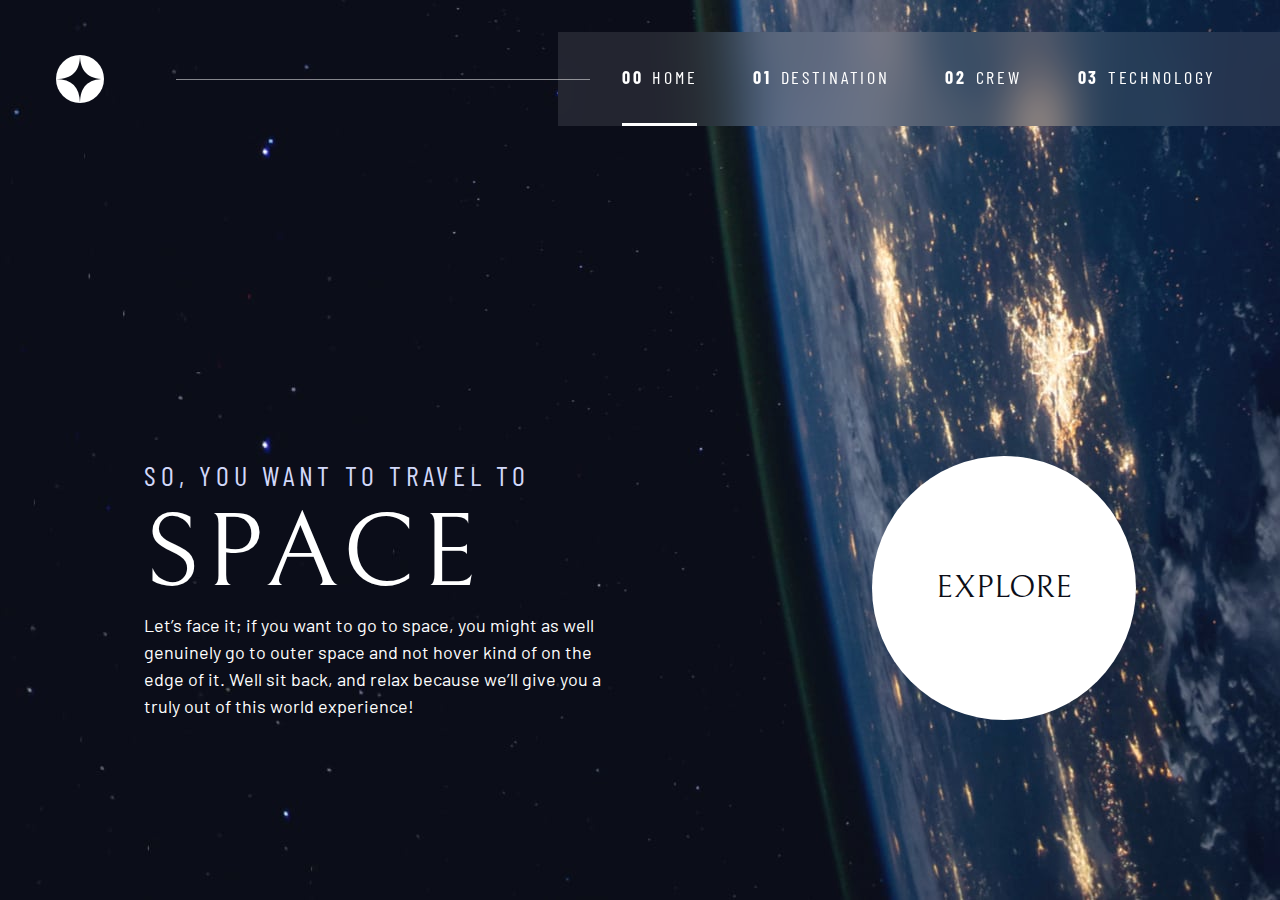
<file: index.html>
<!DOCTYPE html>
<html lang="en">
  <head>
    <meta charset="UTF-8" />
    <meta name="viewport" content="width=device-width, initial-scale=1.0" />

    <link
      rel="icon"
      type="image/png"
      sizes="32x32"
      href="./assets/favicon-32x32.png"
    />
    <!-- Google fonts -->
    <link rel="preconnect" href="https://fonts.googleapis.com" />
    <link rel="preconnect" href="https://fonts.gstatic.com" crossorigin />
    <link
      href="https://fonts.googleapis.com/css2?family=Barlow+Condensed:wght@400;700&family=Bellefair&family=Barlow:wght@400;700&display=swap"
      rel="stylesheet"
    />
    <link rel="stylesheet" href="index.css" />
    <title>Frontend Mentor | Space tourism website</title>
    <script src="index.js" defer></script>
  </head>

  <body class="home">
    <header class="primary-header flex">
      <div>
        <img class="logo" src="./assets/shared/logo.svg" alt="logo" />
      </div>
      <button class="mobile-nav-toggle" aria-controls="primary-navigation">
        <span class="sr-only" aria-expanded="false">Menu</span>
      </button>
      <nav>
        <ul
          id="primary-navigation"
          data-visible="false"
          class="primary-navigation underline-indicators flex ff-sans-cond"
        >
          <li class="active">
            <a class="uppercase letter-spacing-2 text-white" href="#"
              ><span>00</span>Home</a
            >
          </li>
          <li>
            <a class="uppercase letter-spacing-2 text-white" href="#">
              <span>01</span>Destination
            </a>
          </li>
          <li>
            <a class="uppercase letter-spacing-2 text-white" href="#">
              <span>02</span>Crew
            </a>
          </li>
          <li>
            <a class="uppercase letter-spacing-2 text-white" href="#">
              <span>03</span>Technology
            </a>
          </li>
        </ul>
      </nav>
    </header>
    <div class="grid-container grid-container--home">
      <div>
        <h1 class="text-accent letter-spacing-1 fs-500 ff-sans-cond uppercase">
          So, you want to travel to
          <span class="fs-900 text-white ff-serif d-block">Space</span>
        </h1>
        <p>
          Let’s face it; if you want to go to space, you might as well genuinely
          go to outer space and not hover kind of on the edge of it. Well sit
          back, and relax because we’ll give you a truly out of this world
          experience!
        </p>
      </div>
      <div>
        <a href="#" class="large-button uppercase ff-serif text-dark bg-white"
          >Explore</a
        >
      </div>
    </div>
  </body>
</html>
</file>
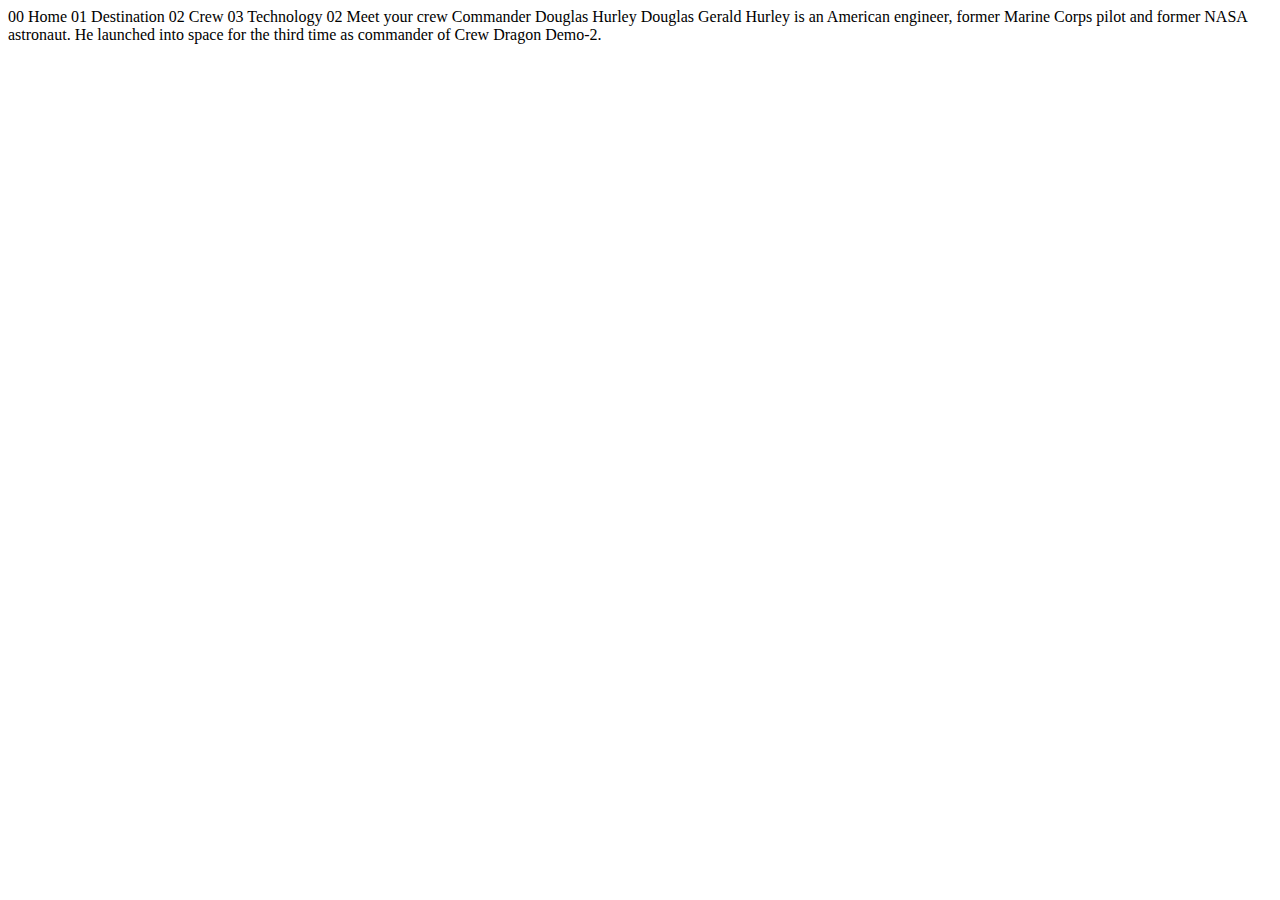
<file: crew-commander.html>
<!DOCTYPE html>
<html lang="en">
<head>
  <meta charset="UTF-8">
  <meta name="viewport" content="width=device-width, initial-scale=1.0">

  <link rel="icon" type="image/png" sizes="32x32" href="./assets/favicon-32x32.png">
  
  <title>Frontend Mentor | Space tourism website</title>
</head>
<body>

  00 Home
  01 Destination
  02 Crew
  03 Technology

  02 Meet your crew

  Commander
  Douglas Hurley

  Douglas Gerald Hurley is an American engineer, former Marine Corps pilot 
  and former NASA astronaut. He launched into space for the third time as 
  commander of Crew Dragon Demo-2.
</body>
</html>
</file>
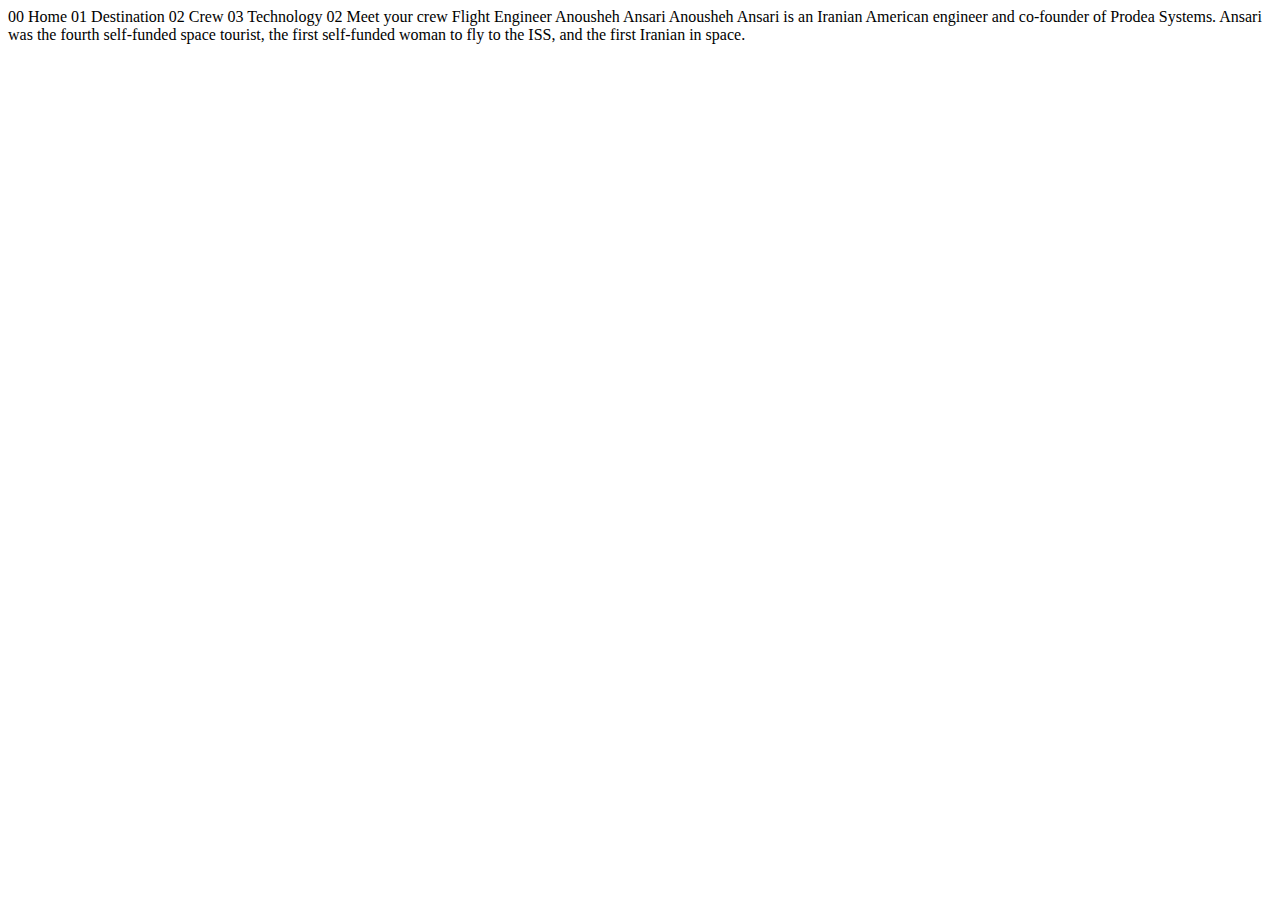
<file: crew-engineer.html>
<!DOCTYPE html>
<html lang="en">
<head>
  <meta charset="UTF-8">
  <meta name="viewport" content="width=device-width, initial-scale=1.0">

  <link rel="icon" type="image/png" sizes="32x32" href="./assets/favicon-32x32.png">
  
  <title>Frontend Mentor | Space tourism website</title>
</head>
<body>

  00 Home
  01 Destination
  02 Crew
  03 Technology

  02 Meet your crew

  Flight Engineer
  Anousheh Ansari

  Anousheh Ansari is an Iranian American engineer and co-founder of Prodea Systems. 
  Ansari was the fourth self-funded space tourist, the first self-funded woman to 
  fly to the ISS, and the first Iranian in space. 
</body>
</html>
</file>
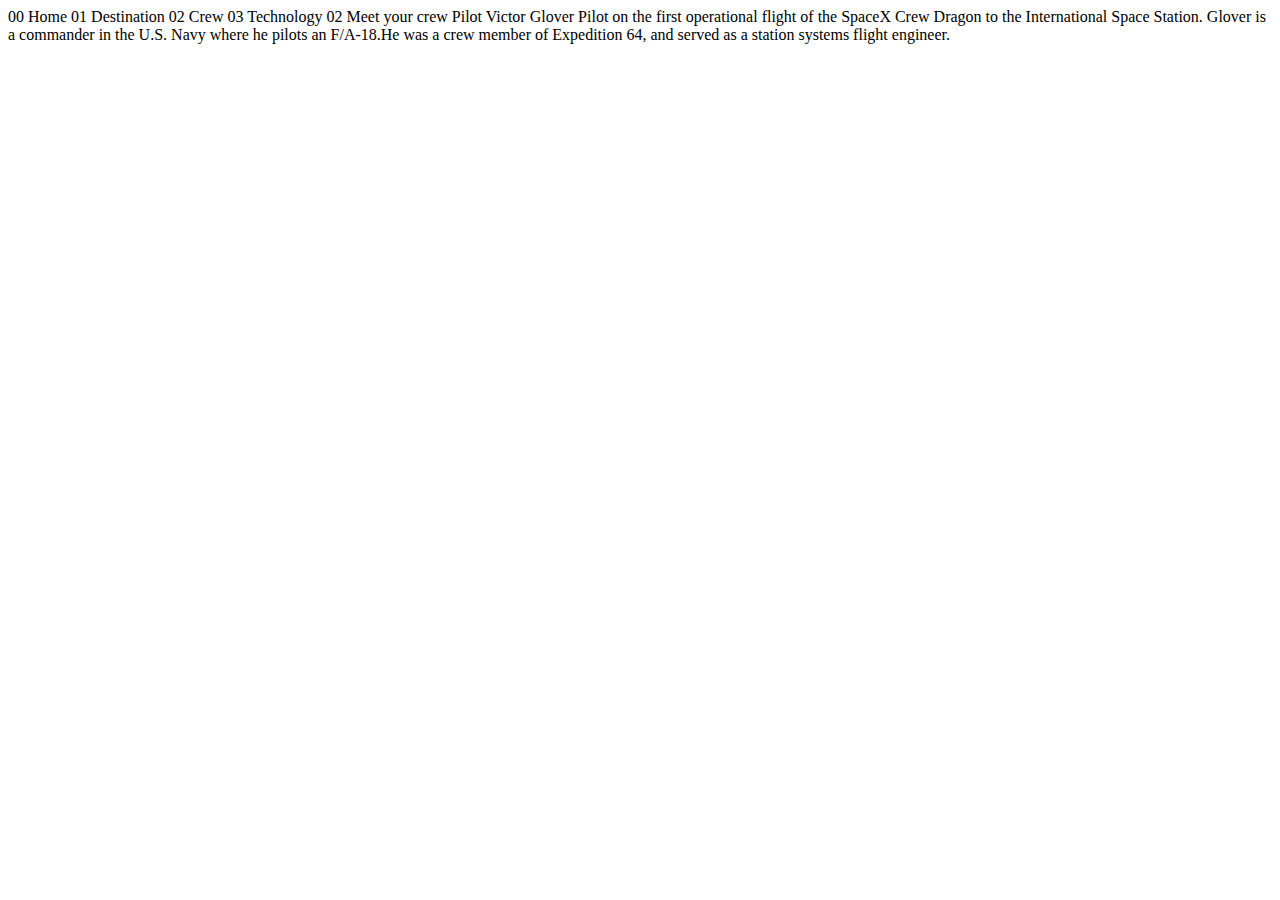
<file: crew-pilot.html>
<!DOCTYPE html>
<html lang="en">
<head>
  <meta charset="UTF-8">
  <meta name="viewport" content="width=device-width, initial-scale=1.0">

  <link rel="icon" type="image/png" sizes="32x32" href="./assets/favicon-32x32.png">
  
  <title>Frontend Mentor | Space tourism website</title>
</head>
<body>

  00 Home
  01 Destination
  02 Crew
  03 Technology

  02 Meet your crew

  Pilot
  Victor Glover

  Pilot on the first operational flight of the SpaceX Crew Dragon to the 
  International Space Station. Glover is a commander in the U.S. Navy where 
  he pilots an F/A-18.He was a crew member of Expedition 64, and served as a 
  station systems flight engineer. 
</body>
</html>
</file>
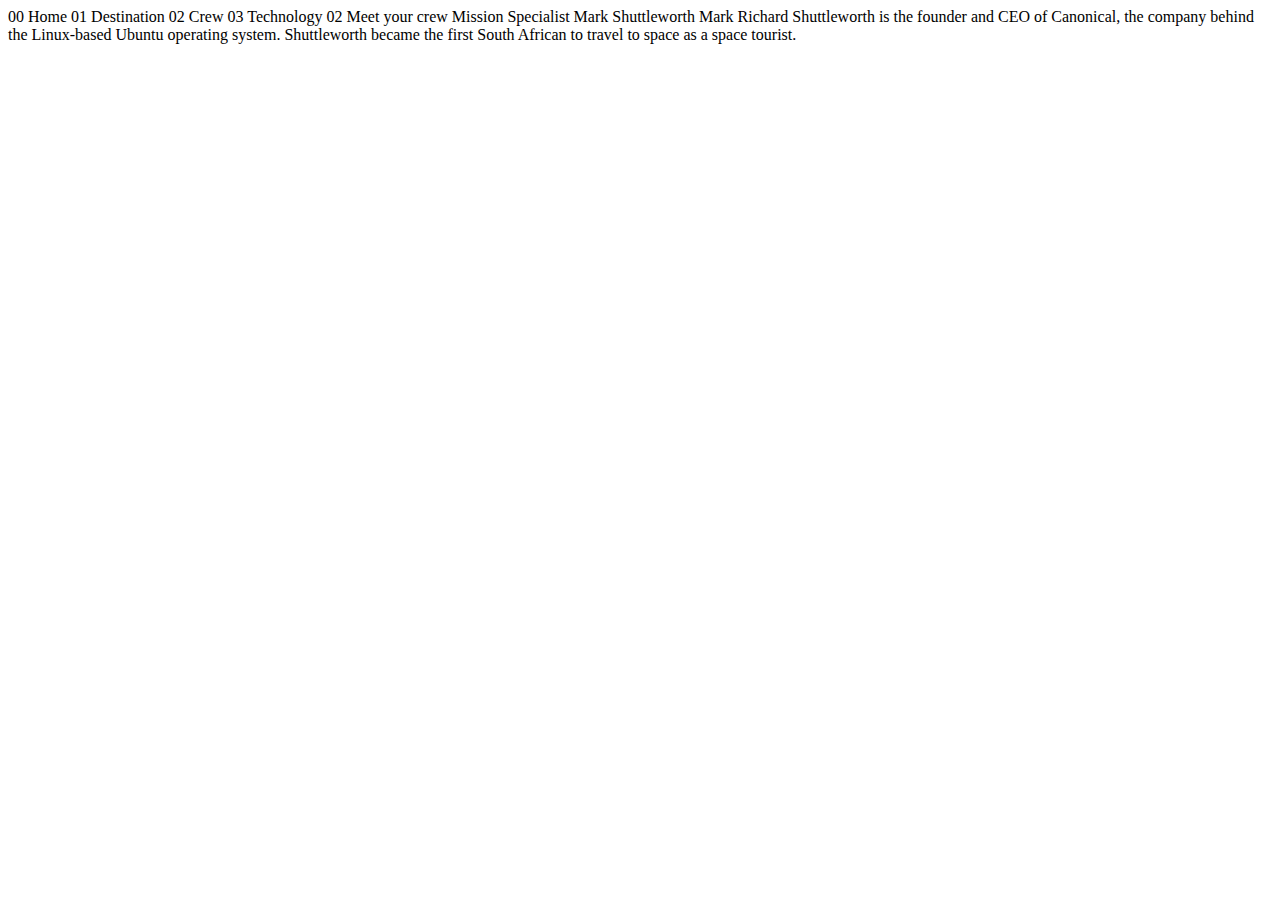
<file: crew-specialist.html>
<!DOCTYPE html>
<html lang="en">
<head>
  <meta charset="UTF-8">
  <meta name="viewport" content="width=device-width, initial-scale=1.0">

  <link rel="icon" type="image/png" sizes="32x32" href="./assets/favicon-32x32.png">
  
  <title>Frontend Mentor | Space tourism website</title>
</head>
<body>

  00 Home
  01 Destination
  02 Crew
  03 Technology

  02 Meet your crew

  Mission Specialist
  Mark Shuttleworth

  Mark Richard Shuttleworth is the founder and CEO of Canonical, the company behind 
  the Linux-based Ubuntu operating system. Shuttleworth became the first South 
  African to travel to space as a space tourist.
</body>
</html>
</file>
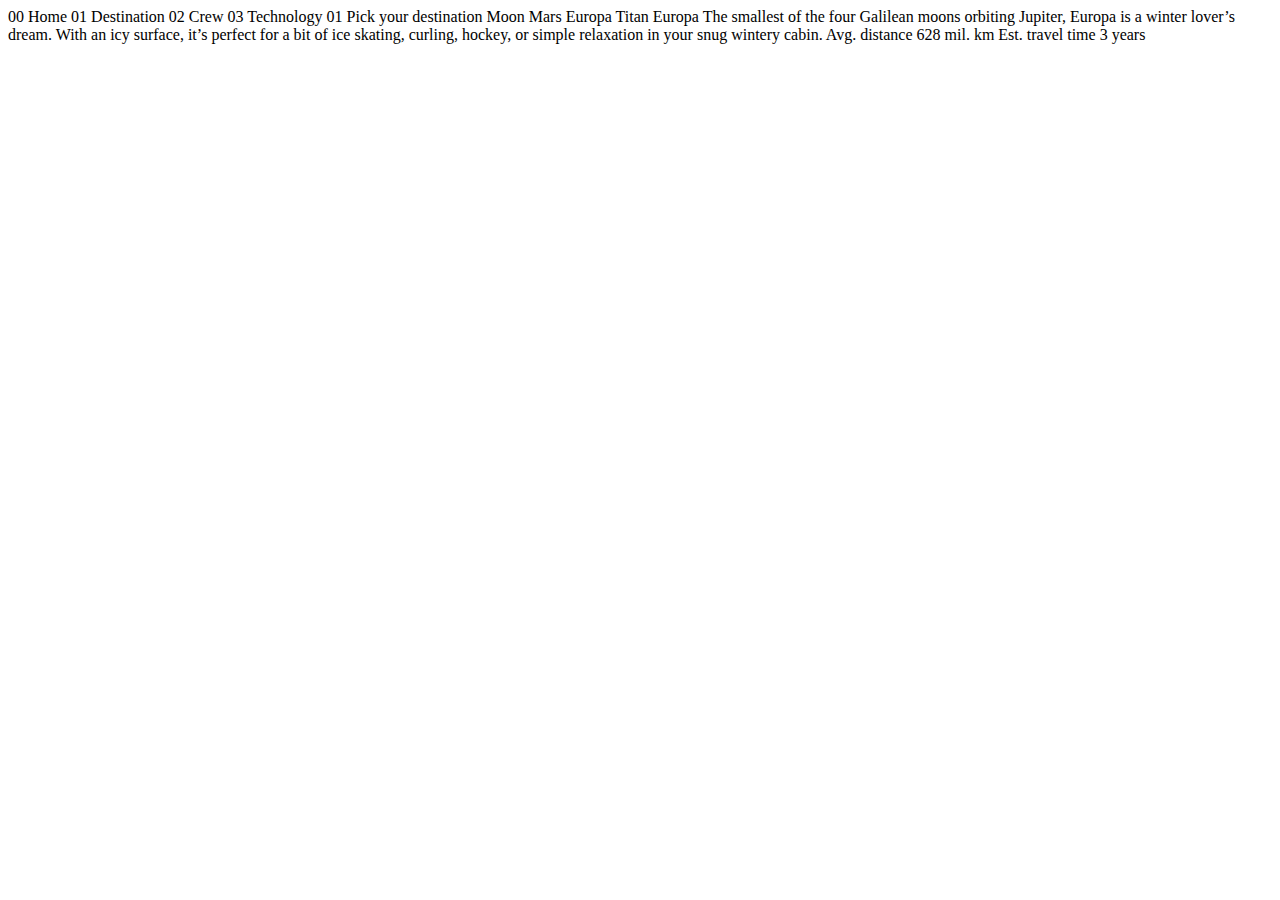
<file: destination-europa.html>
<!DOCTYPE html>
<html lang="en">
<head>
  <meta charset="UTF-8">
  <meta name="viewport" content="width=device-width, initial-scale=1.0">

  <link rel="icon" type="image/png" sizes="32x32" href="./assets/favicon-32x32.png">
  
  <title>Frontend Mentor | Space tourism website</title>
</head>
<body>

  00 Home
  01 Destination
  02 Crew
  03 Technology

  01 Pick your destination

  Moon
  Mars
  Europa
  Titan

  Europa

  The smallest of the four Galilean moons orbiting Jupiter, Europa is a 
  winter lover’s dream. With an icy surface, it’s perfect for a bit of 
  ice skating, curling, hockey, or simple relaxation in your snug 
  wintery cabin.

  Avg. distance
  628 mil. km

  Est. travel time
  3 years
</body>
</html>
</file>
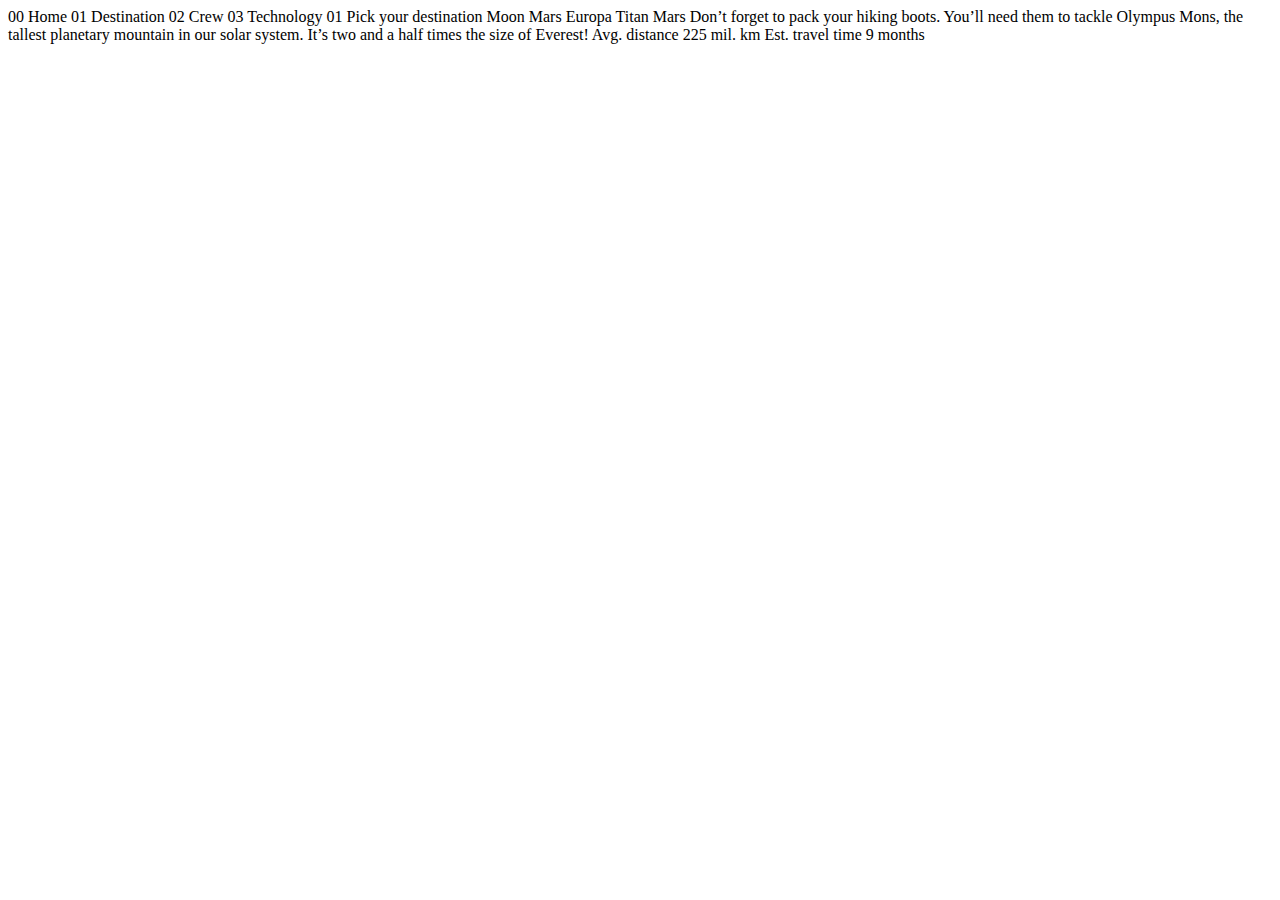
<file: destination-mars.html>
<!DOCTYPE html>
<html lang="en">
<head>
  <meta charset="UTF-8">
  <meta name="viewport" content="width=device-width, initial-scale=1.0">

  <link rel="icon" type="image/png" sizes="32x32" href="./assets/favicon-32x32.png">
  
  <title>Frontend Mentor | Space tourism website</title>
</head>
<body>

  00 Home
  01 Destination
  02 Crew
  03 Technology

  01 Pick your destination

  Moon
  Mars
  Europa
  Titan

  Mars

  Don’t forget to pack your hiking boots. You’ll need them to tackle Olympus Mons, 
  the tallest planetary mountain in our solar system. It’s two and a half times 
  the size of Everest!

  Avg. distance
  225 mil. km

  Est. travel time
  9 months
</body>
</html>
</file>
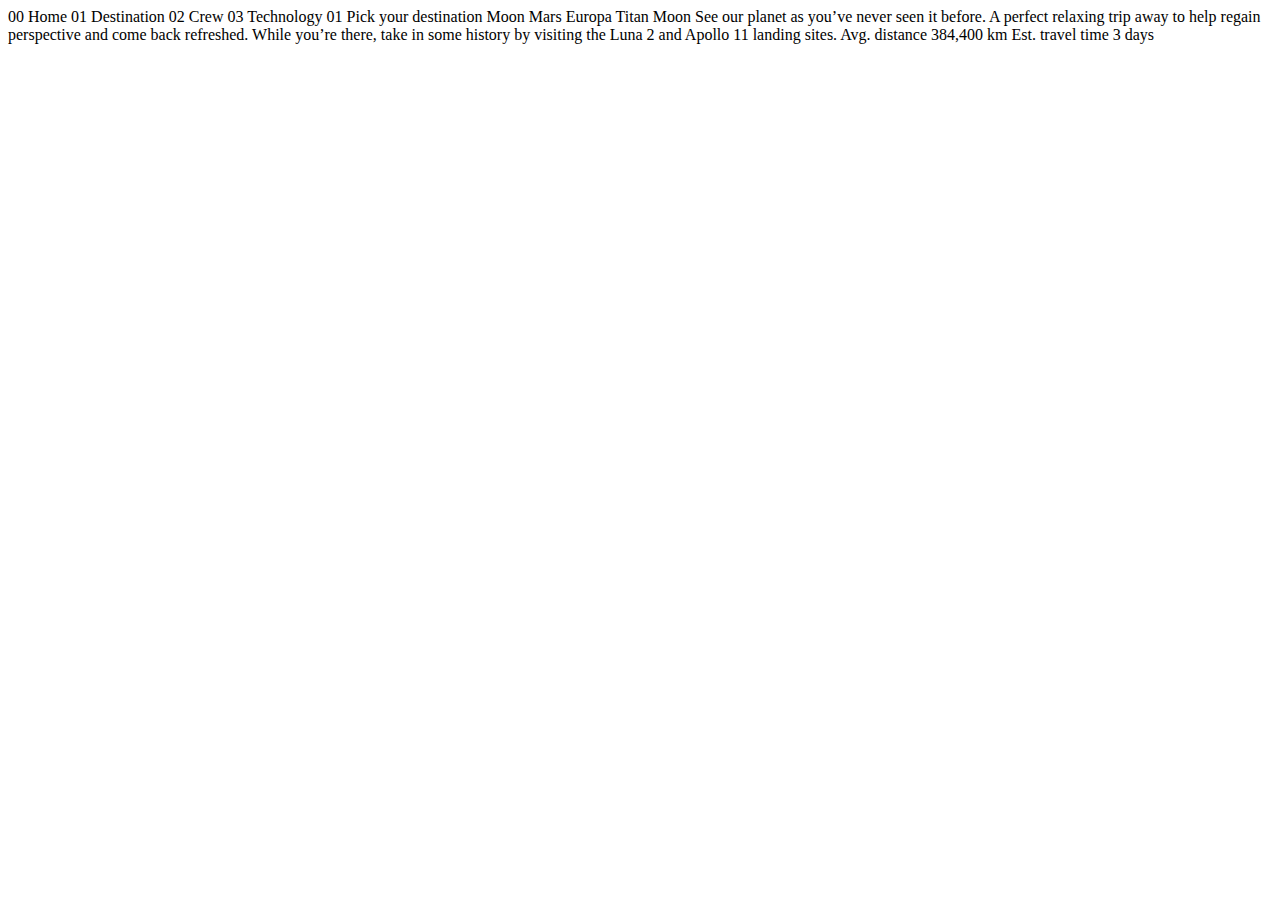
<file: destination-moon.html>
<!DOCTYPE html>
<html lang="en">
<head>
  <meta charset="UTF-8">
  <meta name="viewport" content="width=device-width, initial-scale=1.0">

  <link rel="icon" type="image/png" sizes="32x32" href="./assets/favicon-32x32.png">
  
  <title>Frontend Mentor | Space tourism website</title>
</head>
<body>

  00 Home
  01 Destination
  02 Crew
  03 Technology

  01 Pick your destination

  Moon
  Mars
  Europa
  Titan

  Moon

  See our planet as you’ve never seen it before. A perfect relaxing trip away to help 
  regain perspective and come back refreshed. While you’re there, take in some history 
  by visiting the Luna 2 and Apollo 11 landing sites.

  Avg. distance
  384,400 km

  Est. travel time
  3 days
</body>
</html>
</file>
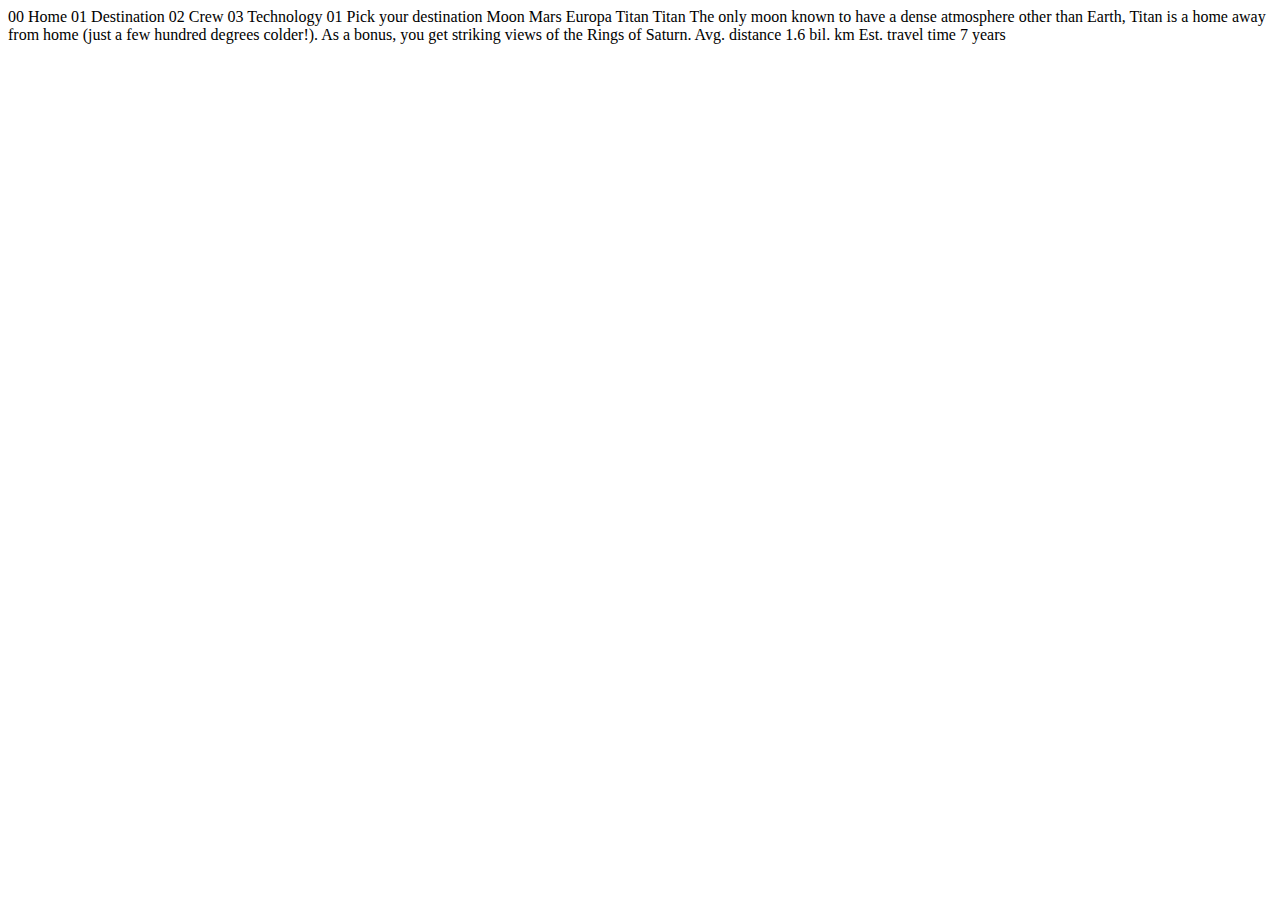
<file: destination-titan.html>
<!DOCTYPE html>
<html lang="en">
<head>
  <meta charset="UTF-8">
  <meta name="viewport" content="width=device-width, initial-scale=1.0">

  <link rel="icon" type="image/png" sizes="32x32" href="./assets/favicon-32x32.png">
  
  <title>Frontend Mentor | Space tourism website</title>
</head>
<body>

  00 Home
  01 Destination
  02 Crew
  03 Technology

  01 Pick your destination

  Moon
  Mars
  Europa
  Titan

  Titan

  The only moon known to have a dense atmosphere other than Earth, Titan 
  is a home away from home (just a few hundred degrees colder!). As a 
  bonus, you get striking views of the Rings of Saturn.

  Avg. distance
  1.6 bil. km

  Est. travel time
  7 years
</body>
</html>
</file>
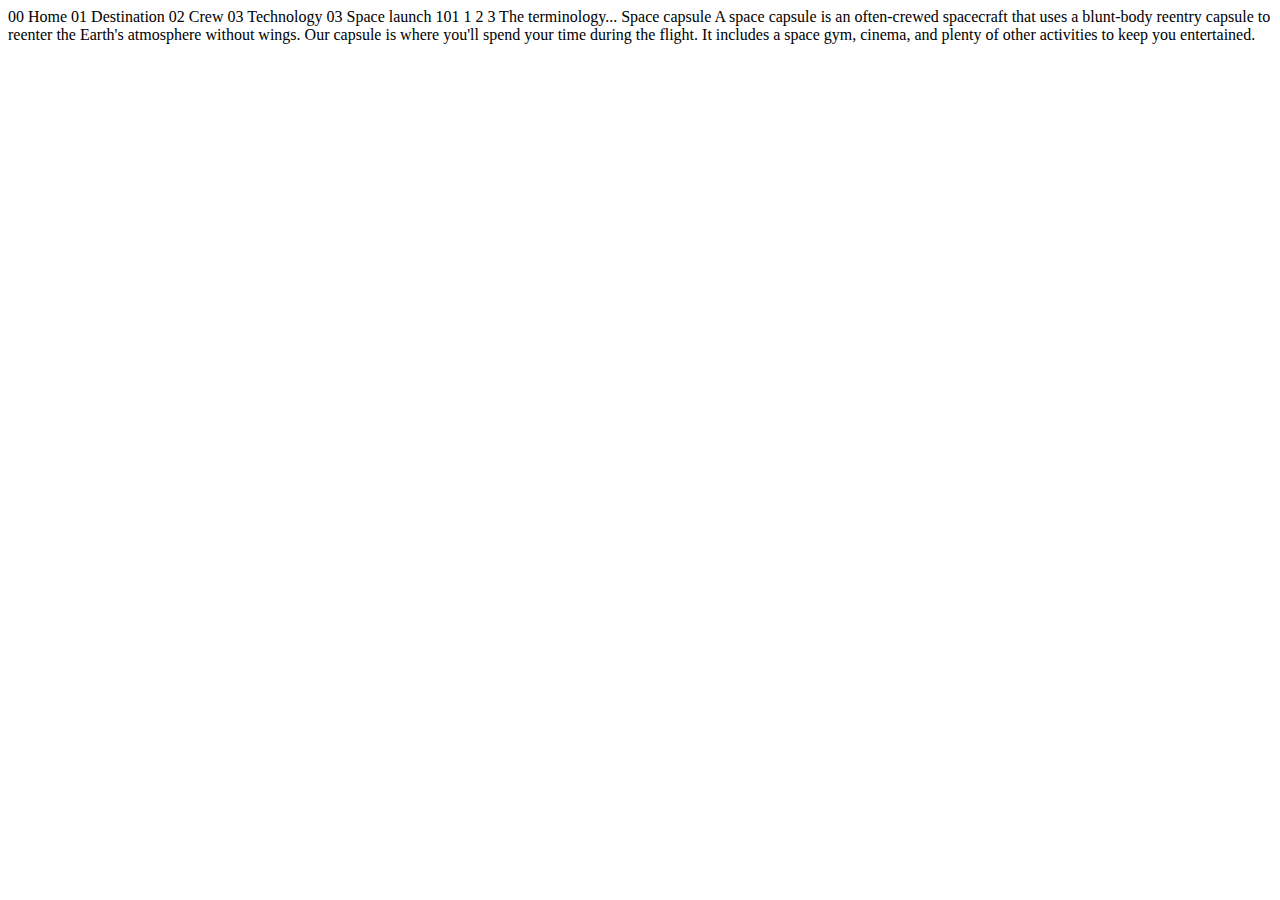
<file: technology-capsule.html>
<!DOCTYPE html>
<html lang="en">
<head>
  <meta charset="UTF-8">
  <meta name="viewport" content="width=device-width, initial-scale=1.0">

  <link rel="icon" type="image/png" sizes="32x32" href="./assets/favicon-32x32.png">
  
  <title>Frontend Mentor | Space tourism website</title>
</head>
<body>

  00 Home
  01 Destination
  02 Crew
  03 Technology

  03 Space launch 101

  1
  2
  3

  The terminology...
  Space capsule

  A space capsule is an often-crewed spacecraft that uses a blunt-body reentry 
  capsule to reenter the Earth's atmosphere without wings. Our capsule is where 
  you'll spend your time during the flight. It includes a space gym, cinema, 
  and plenty of other activities to keep you entertained.
</body>
</html>
</file>
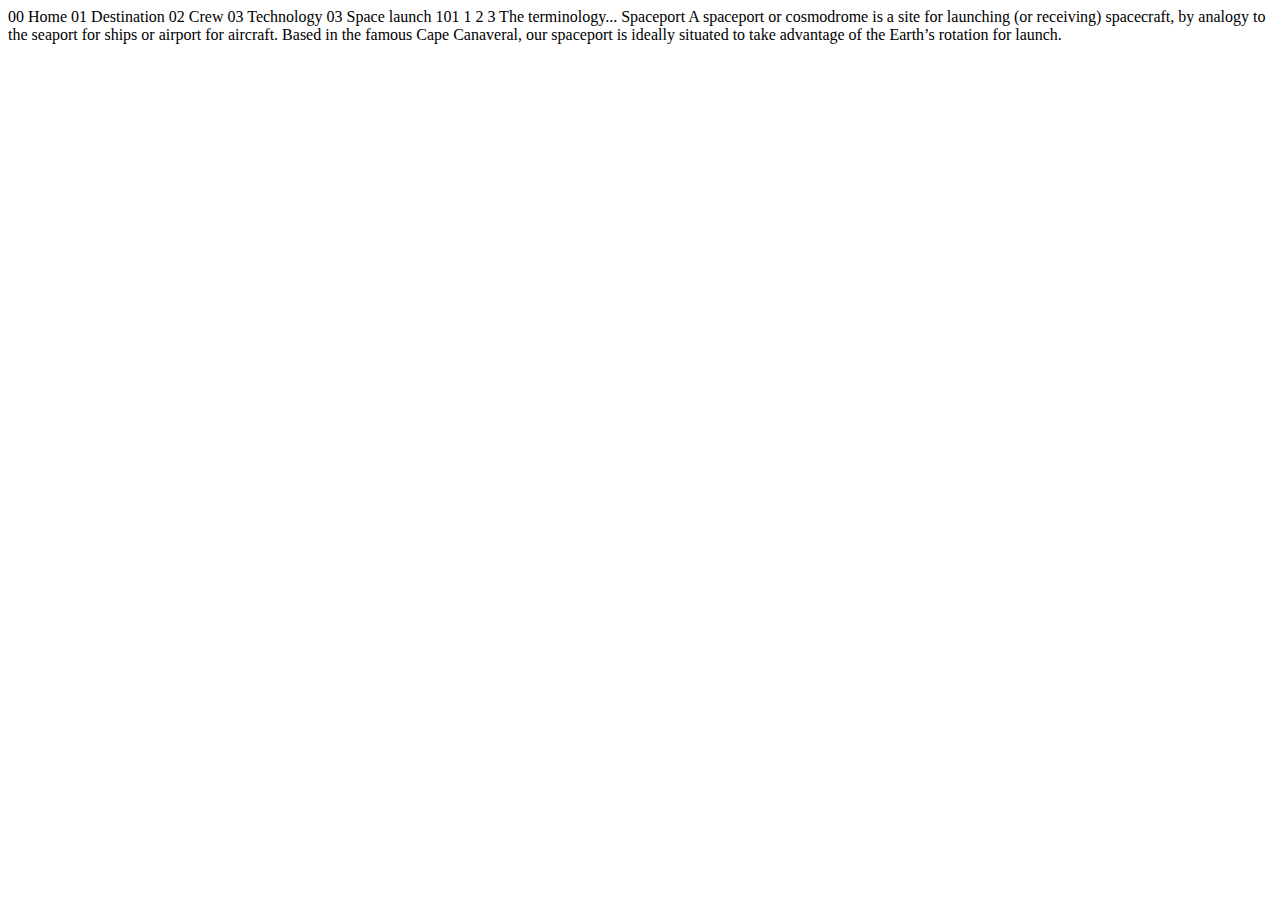
<file: technology-spaceport.html>
<!DOCTYPE html>
<html lang="en">
<head>
  <meta charset="UTF-8">
  <meta name="viewport" content="width=device-width, initial-scale=1.0">

  <link rel="icon" type="image/png" sizes="32x32" href="./assets/favicon-32x32.png">
  
  <title>Frontend Mentor | Space tourism website</title>
</head>
<body>

  00 Home
  01 Destination
  02 Crew
  03 Technology

  03 Space launch 101

  1
  2
  3

  The terminology...
  Spaceport

  A spaceport or cosmodrome is a site for launching (or receiving) spacecraft, 
  by analogy to the seaport for ships or airport for aircraft. Based in the 
  famous Cape Canaveral, our spaceport is ideally situated to take advantage 
  of the Earth’s rotation for launch.
</body>
</html>
</file>
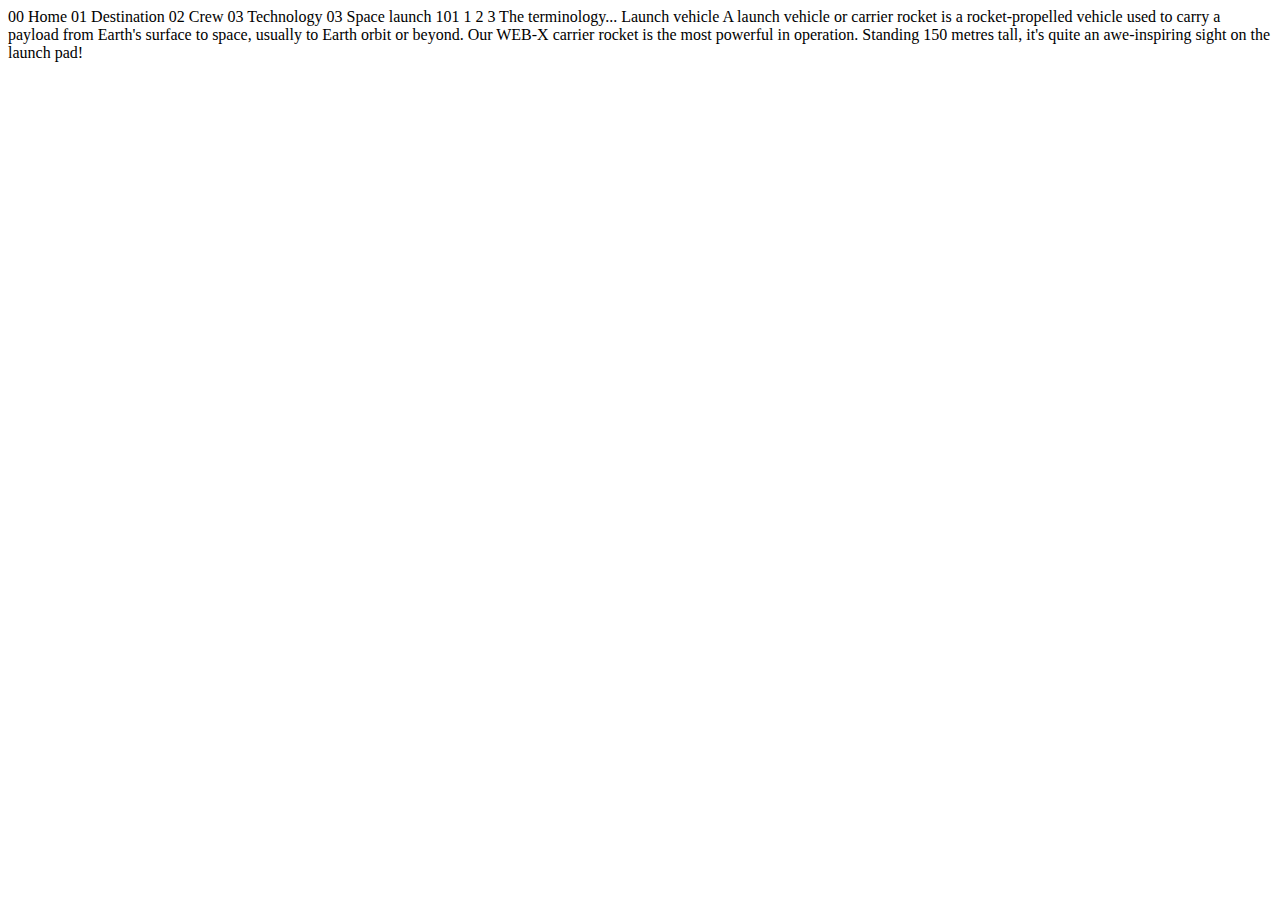
<file: technology-vehicle.html>
<!DOCTYPE html>
<html lang="en">
<head>
  <meta charset="UTF-8">
  <meta name="viewport" content="width=device-width, initial-scale=1.0">

  <link rel="icon" type="image/png" sizes="32x32" href="./assets/favicon-32x32.png">
  
  <title>Frontend Mentor | Space tourism website</title>
</head>
<body>

  00 Home
  01 Destination
  02 Crew
  03 Technology

  03 Space launch 101

  1
  2
  3

  The terminology...
  Launch vehicle

  A launch vehicle or carrier rocket is a rocket-propelled vehicle used to carry a 
  payload from Earth's surface to space, usually to Earth orbit or beyond. Our 
  WEB-X carrier rocket is the most powerful in operation. Standing 150 metres tall, 
  it's quite an awe-inspiring sight on the launch pad!
</body>
</html>
</file>
<file: index.css>
/*---------------------*/
/*Custom properties    */
/*---------------------*/

:root {
  --clr-dark: 230 35% 7%;
  --clr-light: 231 77% 90%;
  --clr-white: 0 0% 100%;

  /* font-sizes */
  --fs-900: clamp(5rem, 7vw + 1rem, 9.375rem);
  --fs-800: 3.5rem;
  --fs-700: 1.5rem;
  --fs-600: 1rem;
  --fs-500: 1.75rem;
  --fs-400: 0.9375rem;
  --fs-300: 1rem;
  --fs-200: 0.875rem;

  /* font-families */
  --ff-serif: "Bellefair", serif;
  --ff-sans-cond: "Barlow Condensed", sans-serif;
  --ff-sans-normal: "Barlow", sans-serif;
}

@media (min-width: 35em) {
  :root {
    --fs-800: 5rem;
    --fs-700: 2.5rem;
    --fs-600: 1.5rem;
    --fs-400: 1rem;
  }
}

@media (min-width: 45em) {
  :root {
    /* font-sizes */
    --fs-800: 6.25rem;
    --fs-700: 3.5rem;
    --fs-600: 2rem;
    --fs-400: 1.125rem;
  }
}

/* ------------------- */
/* Reset               */
/* ------------------- */

/* Box sizing */

*,
*::before,
*::after {
  box-sizing: border-box;
}

/* Reset margins */

body,
h1,
h2,
h3,
h4,
h5,
p,
figure,
picture {
  margin: 0;
}

h1,
h2,
h3,
h4,
h5,
h6,
p {
  font-weight: 400;
}

/* set up the body */
body {
  font-family: var(--ff-sans-normal);
  font-size: var(--fs-400);
  background-color: hsl(var(--clr-dark));
  color: hsl(var(--clr-white));
  line-height: 1.5;
  min-height: 100vh;

  display: grid;
  grid-template-rows: min-content 1fr;

  overflow-x: hidden;
}

/* make images easier to work with */
img,
picture {
  max-width: 100%;
  display: block;
}

/* make form elements easier to work with */
input,
button,
textarea,
select {
  font: inherit;
}

/* remove animations for people who've turned them off */
@media (prefers-reduced-motion: reduce) {
  *,
  *::before,
  *::after {
    animation-duration: 0.01ms !important;
    animation-iteration-count: 1 !important;
    transition-duration: 0.01ms !important;
    scroll-behavior: auto !important;
  }
}

/* ------------------- */
/* Utility classes     */
/* ------------------- */

.flex {
  display: flex;
  gap: var(--gap, 1rem);
}

.grid {
  display: grid;
  gap: var(--gap, 1rem);
}

.d-block {
  display: block;
}

.flow > *:where(:not(:first-child)) {
  margin-top: var(--flow-space, 1rem);
}

.container {
  padding-inline: 2em;
  margin-inline: auto;
  max-width: 80rem;
}

.grid-container {
  display: grid;
  text-align: center;
  place-items: center;
  padding-inline: 1rem;
}

.grid-container * {
  max-width: 50ch;
}

@media (min-width: 45em) {
  .grid-container {
    text-align: left;
    column-gap: var(--container-gap, 2rem);
    grid-template-columns: minmax(2rem, 1fr) repeat(2, minmax(0, 30rem)) minmax(
        2rem,
        1fr
      );
  }

  .grid-container > *:first-child {
    grid-column: 2;
  }

  .grid-container > *:last-child {
    grid-column: 3;
  }

  .grid-container--home {
    padding-bottom: max(6rem, 20vh);
    place-items: end;
  }
}

.sr-only {
  position: absolute;
  width: 1px;
  height: 1px;
  padding: 0;
  margin: -1px;
  overflow: hidden;
  clip: rect(0, 0, 0, 0);
  white-space: nowrap; /* added line */
  border: 0;
}

/*colors*/

.bg-dark {
  background-color: hsl(var(--clr-dark));
}
.bg-accent {
  background-color: hsl(var(--clr-light));
}
.bg-white {
  background-color: hsl(var(--clr-white));
}

.text-dark {
  color: hsl(var(--clr-dark));
}
.text-accent {
  color: hsl(var(--clr-light));
}
.text-white {
  color: hsl(var(--clr-white));
}

/* typography */

.ff-serif {
  font-family: var(--ff-serif);
}
.ff-sans-cond {
  font-family: var(--ff-sans-cond);
}
.ff-sans-normal {
  font-family: var(--ff-sans-normal);
}

.letter-spacing-1 {
  letter-spacing: 4.75px;
}
.letter-spacing-2 {
  letter-spacing: 2.7px;
}
.letter-spacing-3 {
  letter-spacing: 2.35px;
}

.uppercase {
  text-transform: uppercase;
}

.fs-900 {
  font-size: var(--fs-900);
}
.fs-800 {
  font-size: var(--fs-800);
}
.fs-700 {
  font-size: var(--fs-700);
}
.fs-600 {
  font-size: var(--fs-600);
}
.fs-500 {
  font-size: var(--fs-500);
}
.fs-400 {
  font-size: var(--fs-400);
}
.fs-300 {
  font-size: var(--fs-300);
}
.fs-200 {
  font-size: var(--fs-200);
}

.fs-900,
.fs-800,
.fs-700,
.fs-600 {
  line-height: 1.1;
}

.numbered-title {
  font-family: var(--ff-sans-cond);
  font-size: var(--fs-500);
  text-transform: uppercase;
  letter-spacing: 4.72px;
}

.numbered-title span {
  margin-right: 0.5em;
  font-weight: 700;
  color: hsl(var(--clr-white) / 0.25);
}

/* ------------------- */
/* Compontents         */
/* ------------------- */

.large-button {
  position: relative;
  font-size: 2rem;
  z-index: 1;
  padding: 0 2em;
  display: inline-grid;
  place-items: center;
  border-radius: 50%;
  aspect-ratio: 1;
  text-decoration: none;
}

.large-button::after {
  content: "";
  position: absolute;
  z-index: -1;
  background: hsl(var(--clr-white) / 0.15);
  width: 100%;
  height: 100%;
  border-radius: inherit;
  opacity: 0;
  transition: opacity 500ms linear, transform 400ms ease-in-out;
}

.large-button:hover::after,
.large-button:focus::after {
  opacity: 1;
  transform: scale(1.5);
}

/* Primary header */

.logo {
  margin: 1.5rem clamp(1.5rem, 5vw, 3.5rem);
}

.primary-header {
  justify-content: space-between;
  align-items: center;
}

.primary-navigation {
  --gap: clamp(1.5rem, 5vw, 3.5rem);
  --underline-gap: 2rem;
  list-style-type: none;
  padding: 0;
  margin: 0;
  background-color: hsl(var(--clr-dark) / 0.95);
}

.primary-navigation a {
  text-decoration: none;
}

.primary-navigation a > span {
  font-weight: 700;
  margin-right: 0.5em;
}

@supports (backdrop-filter: blur(4.5rem)) {
  .primary-navigation {
    background-color: hsl(var(--clr-white) / 0.1);
    backdrop-filter: blur(1.5rem);
    -webkit-backdrop-filter: blur(4.5rem);
  }
}

.mobile-nav-toggle {
  display: none;
}

@media (max-width: 35em) {
  .primary-navigation {
    --underline-gap: 0.5rem;
    position: fixed;
    z-index: 1000;
    inset: 0 0 0 30%;
    list-style-type: none;
    padding: min(20rem, 15vh) 2rem;
    margin: 0;
    flex-direction: column;
    transform: translateX(100%);
    transition: transform 200ms ease-in-out;
  }

  .primary-navigation.underline-indicators > .active {
    border: 0;
  }

  .primary-navigation[data-visible="true"] {
    transform: translateX(0);
  }

  .mobile-nav-toggle {
    display: block;
    position: absolute;
    z-index: 2000;
    right: 1rem;
    top: 2rem;
    background: transparent;
    background-image: url(./assets/shared/icon-hamburger.svg);
    background-repeat: no-repeat;
    background-position: center center;
    width: 1.5rem;
    aspect-ratio: 1;
    border: 0;
  }

  .mobile-nav-toggle[aria-expanded="true"] {
    background-image: url(./assets/shared/icon-close.svg);
  }

  .mobile-nav-toggle:focus-visible {
    outline: 5px solid white;
  }
}

@media (min-width: 35em) {
  .primary-navigation {
    padding-inline: clamp(3rem, 5vw, 6rem);
  }
}

@media (min-width: 35em) and (max-width: 44.999em) {
  .primary-navigation a > span {
    display: none;
  }
}

@media (min-width: 45em) {
  .primary-header::before {
    content: "";
    display: block;
    position: relative;
    z-index: 10;
    left: 3rem;
    height: 1px;
    width: 100%;
    background-color: hsl(var(--clr-white) / 0.5);
    order: 1;
  }

  nav {
    order: 2;
  }

  .primary-navigation {
    margin-block: 2rem;
  }
}

.underline-indicators > * {
  padding: var(--underline-gap, 1rem) 0;
  border: 0;
  cursor: pointer;
  border-bottom: 0.2rem solid hsl(var(--clr-white) / 0);
}

.underline-indicators > li:hover,
.underline-indicators > li:focus,
.underline-indicators > button:hover,
.underline-indicators > button:focus {
  border-color: hsl(var(--clr-white) / 0.5);
}

.underline-indicators > li.active,
.underline-indicators > button[aria-selected="true"] {
  color: hsl(var(--clr-white) / 1);
  border-color: hsl(var(--clr-white) / 1);
}

.tab-list {
  --gap: 2rem;
}

.dot-indicators > button {
  cursor: pointer;
  padding: 0.5em;
  aspect-ratio: 1;
  border-radius: 50%;
  border: 0;
  background-color: hsl(var(--clr-white) / 0.25);
}

.dot-indicators > button:hover,
.dot-indicators > button:focus {
  background-color: hsl(var(--clr-white) / 0.5);
}

.dot-indicators > button[aria-selected="true"] {
  background-color: hsl(var(--clr-white) / 1);
}

.number-indicators {
  --gap: 2rem;
}

.number-indicators > button {
  cursor: pointer;
  width: 5rem;
  aspect-ratio: 1;
  border-radius: 50%;
  border: 0;
  border: 1px solid hsl(var(--clr-white) / 0.25);
  background-color: hsl(var(--clr-dark));
  color: hsl(var(--clr-white));
}

.number-indicators > button:hover,
.number-indicators > button:focus {
  border-color: hsl(var(--clr-white) / 1);
}

.number-indicators > button[aria-selected="true"] {
  background-color: hsl(var(--clr-white) / 1);
  color: hsl(var(--clr-dark));
}

/* ----------------------------- */
/* Page specific background      */
/* ----------------------------- */
body {
  background-size: cover;
  background-position: bottom center;
}
/* home */
.home {
  background-image: url(./assets/home/background-home-mobile.jpg);
}

@media (min-width: 35em) {
  .home {
    background-position: center center;
    background-image: url(./assets/home/background-home-tablet.jpg);
  }
}

@media (min-width: 45em) {
  .home {
    background-image: url(./assets/home/background-home-desktop.jpg);
  }
}
</file>
